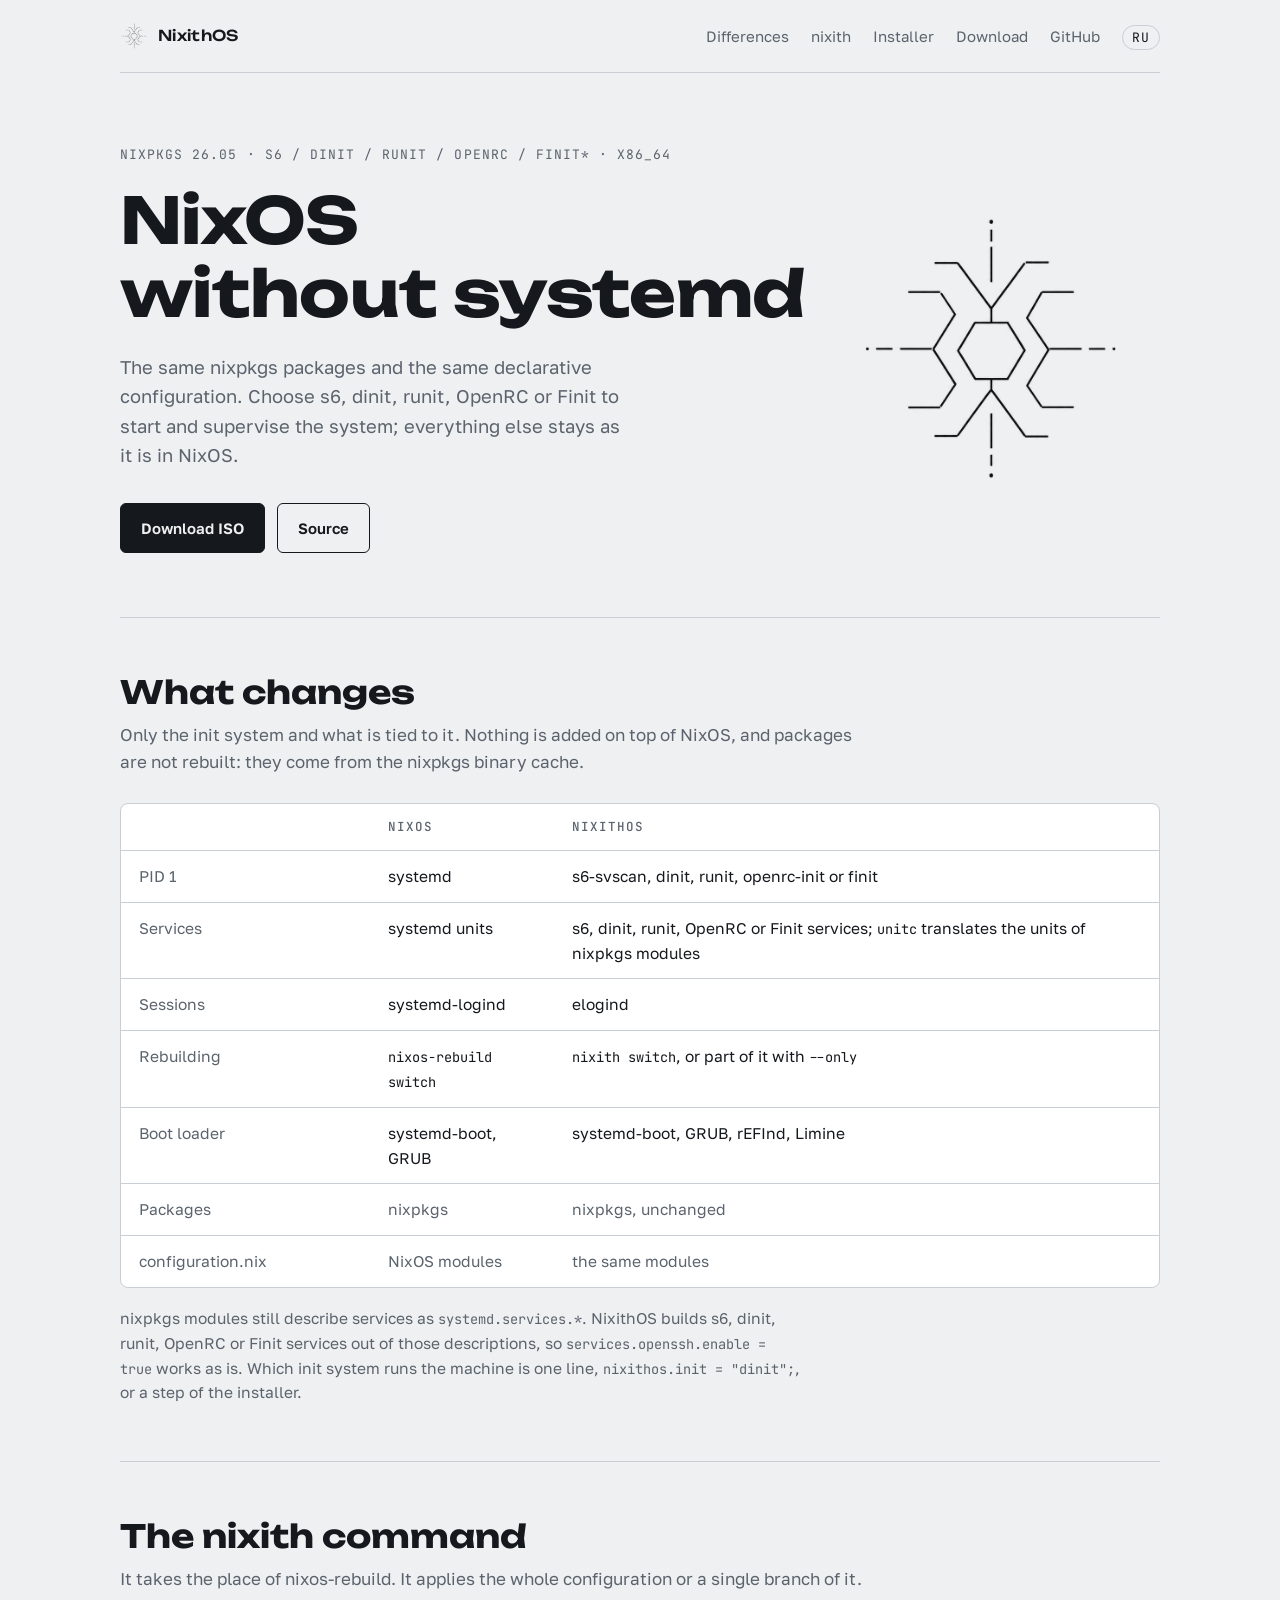
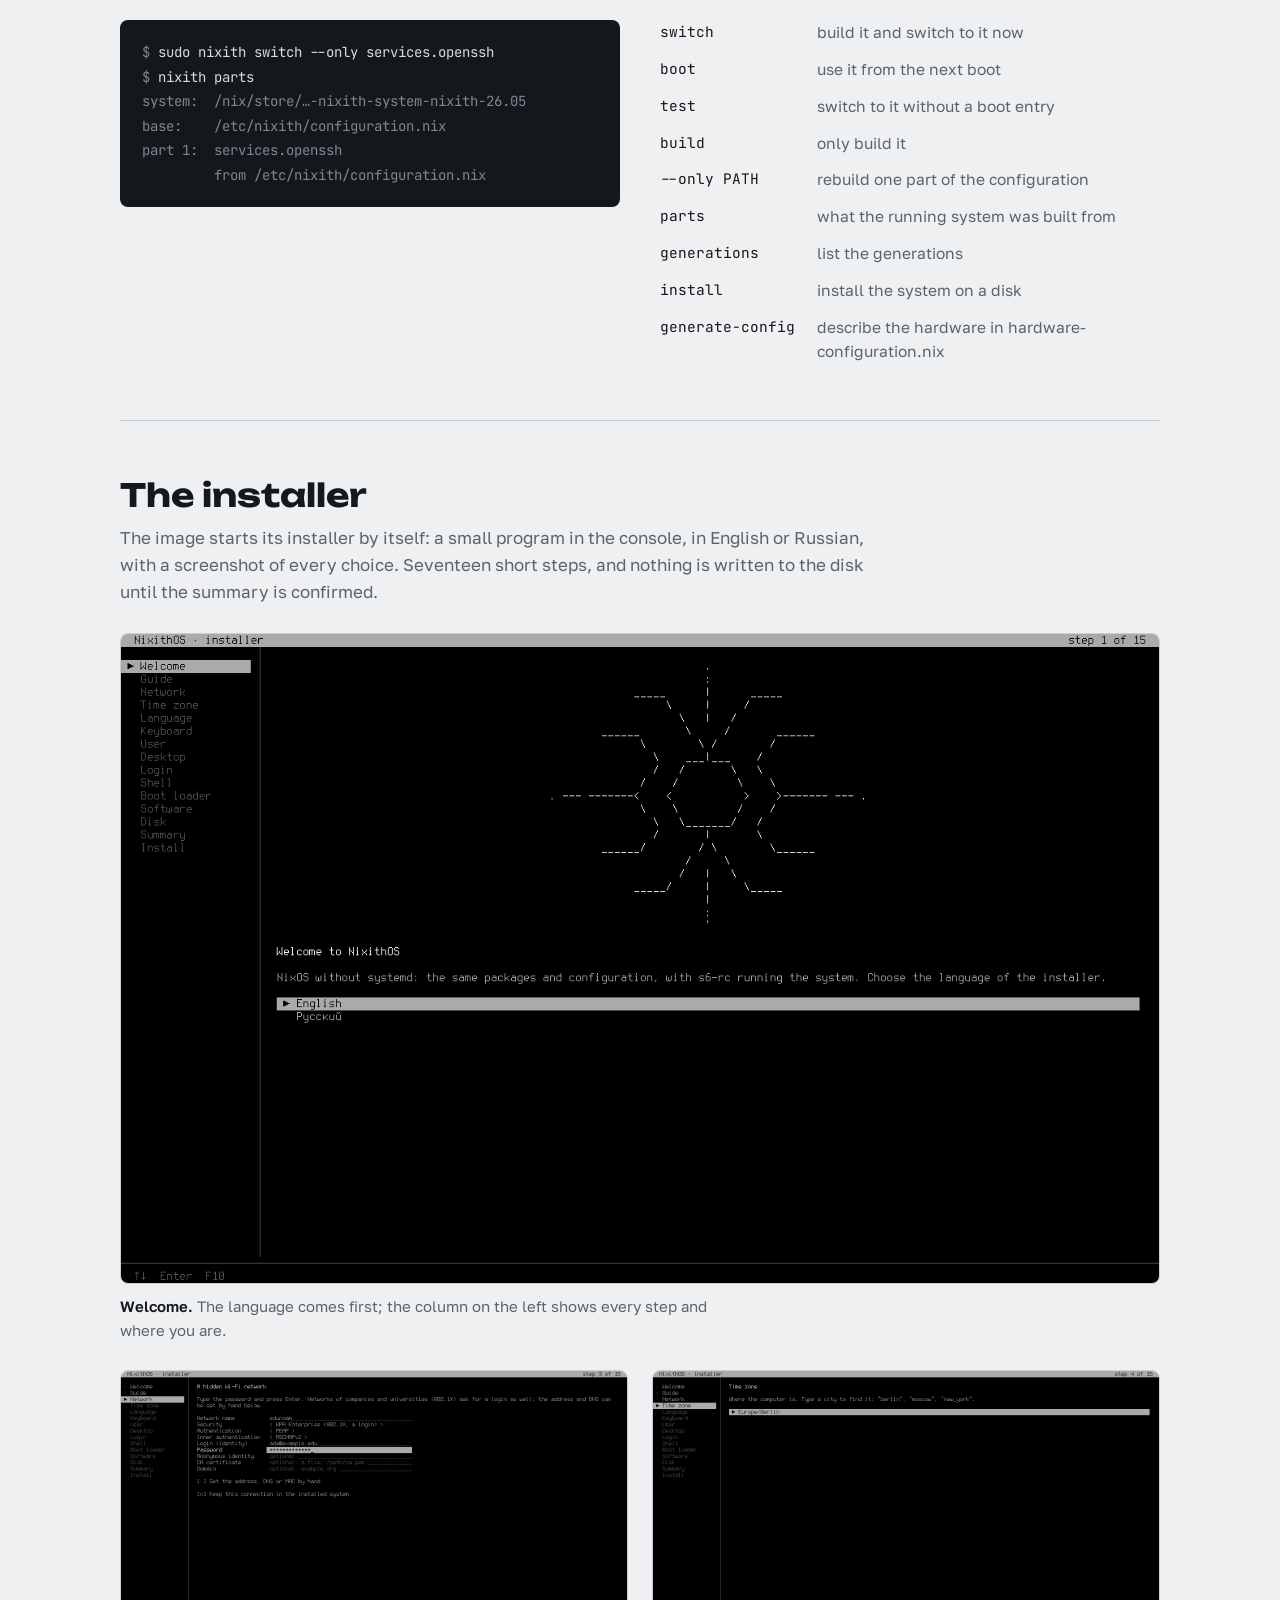
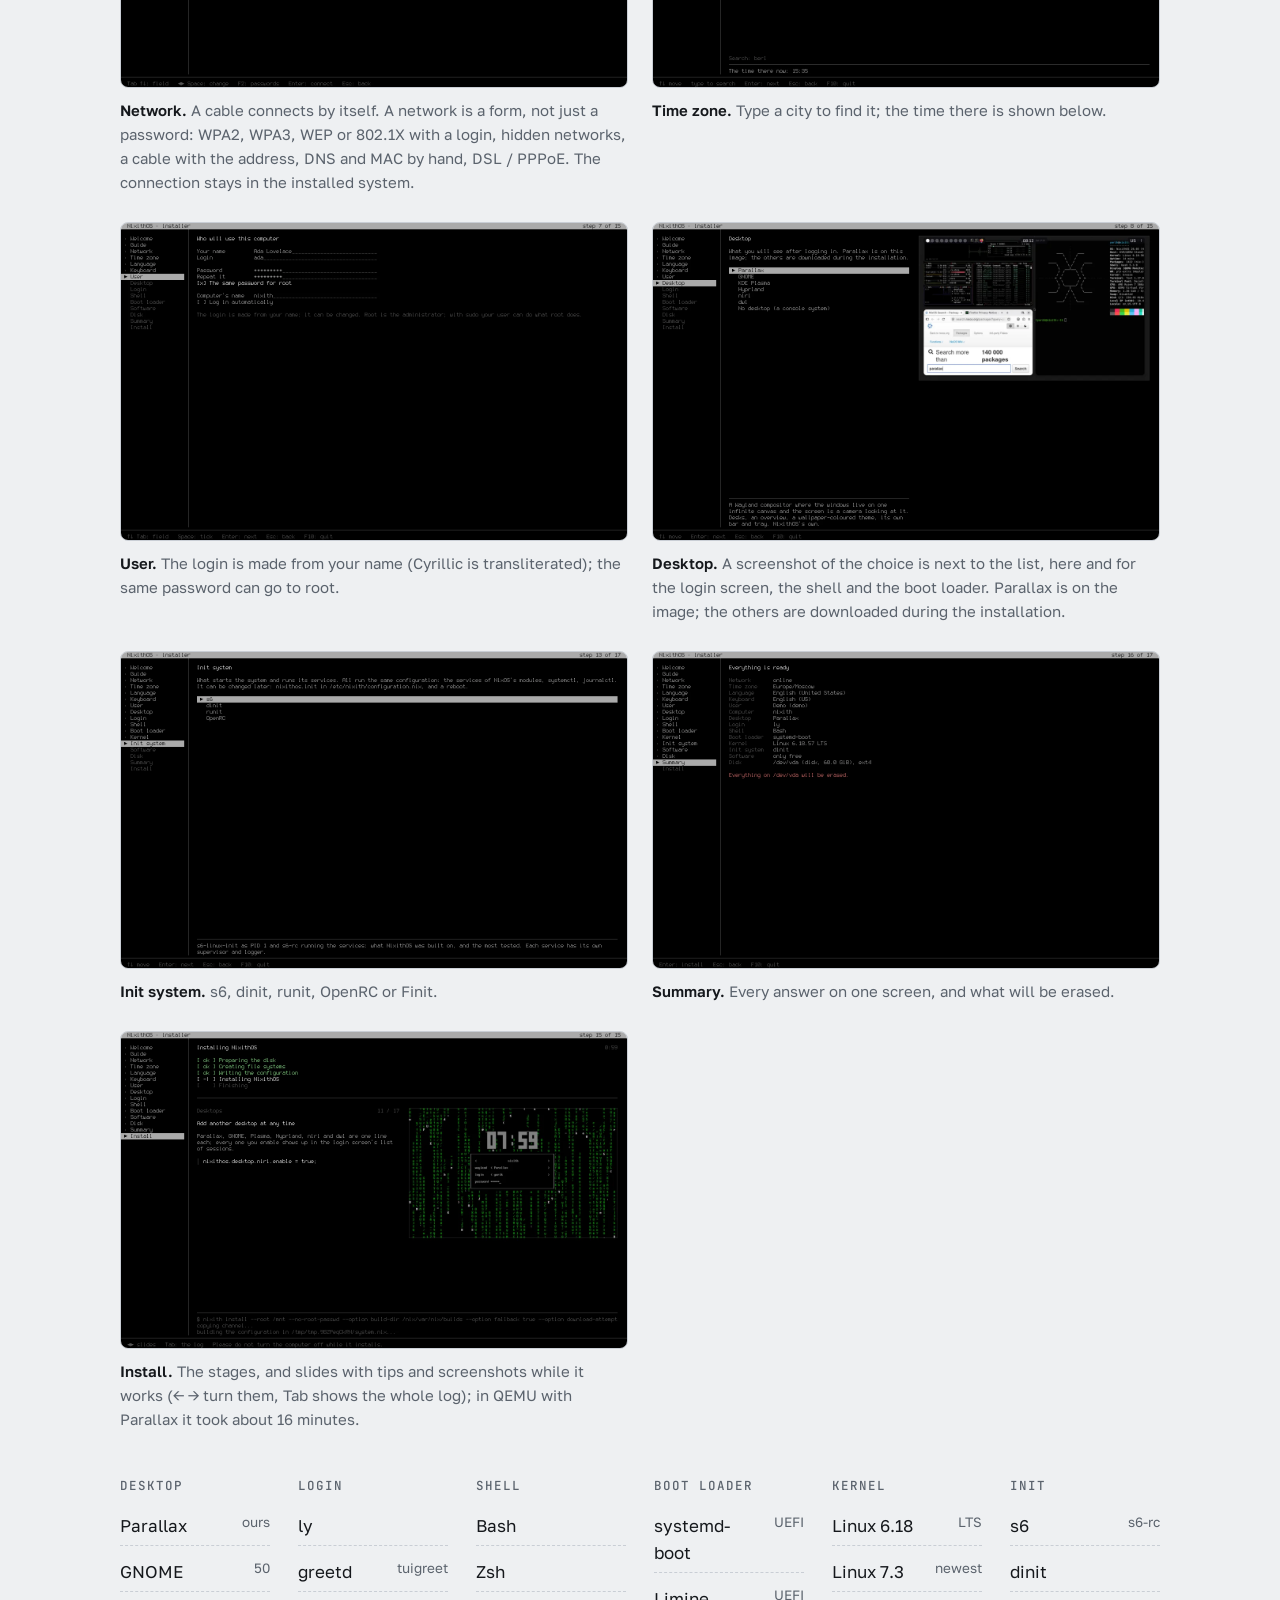
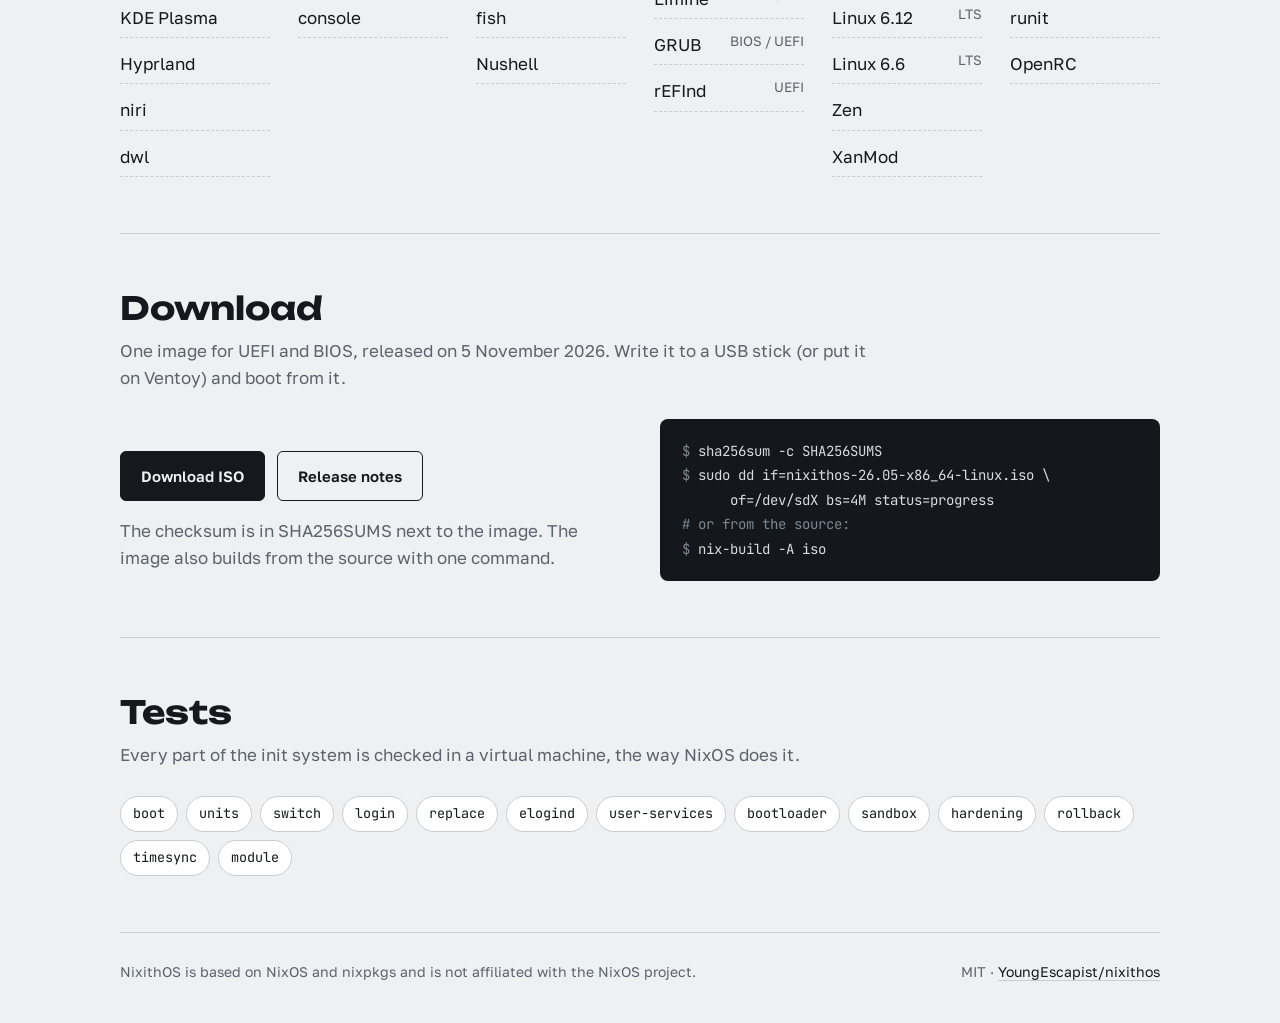
<file: site/index.html>
<!doctype html>
<html lang="en">
<head>
<meta charset="utf-8">
<meta name="viewport" content="width=device-width, initial-scale=1, viewport-fit=cover">
<title>NixithOS</title>
<meta name="description" content="NixithOS: NixOS without systemd, on s6, dinit, runit, OpenRC or Finit. The same nixpkgs packages and the same configuration.">
<link rel="icon" type="image/png" href="favicon.png">
<link rel="alternate" hreflang="en" href="https://youngescapist.github.io/nixithos/">
<link rel="alternate" hreflang="ru" href="https://youngescapist.github.io/nixithos/ru/">
<link rel="preconnect" href="https://fonts.googleapis.com">
<link rel="preconnect" href="https://fonts.gstatic.com" crossorigin>
<link rel="stylesheet" href="https://fonts.googleapis.com/css2?family=Unbounded:wght@500;700&family=Golos+Text:wght@400;500;600&family=JetBrains+Mono:wght@400;500&display=swap">
<link rel="stylesheet" href="style.css">
</head>
<body>
<div class="wrap">
  <header class="top">
    <a class="brand" href="#top"><img src="img/mark.png" alt="">NixithOS</a>
    <nav aria-label="Sections">
      <ul>
        <li><a href="#diff">Differences</a></li>
        <li><a href="#nixith">nixith</a></li>
        <li><a href="#install">Installer</a></li>
        <li><a href="#download">Download</a></li>
        <li><a href="https://github.com/YoungEscapist/nixithos">GitHub</a></li>
        <li><a class="lang" href="ru/" hreflang="ru" lang="ru">RU</a></li>
      </ul>
    </nav>
  </header>

  <main id="top">
    <div class="hero">
      <div>
        <p class="eyebrow">nixpkgs 26.05 · s6 / dinit / runit / OpenRC / Finit* · x86_64</p>
        <h1>NixOS without&nbsp;systemd</h1>
        <p class="lead">The same nixpkgs packages and the same declarative configuration. Choose s6, dinit, runit, OpenRC or Finit to start and supervise the system; everything else stays as it is in NixOS.</p>
        <div class="actions">
          <a class="btn primary" href="#download">Download ISO</a>
          <a class="btn ghost" href="https://github.com/YoungEscapist/nixithos">Source</a>
        </div>
      </div>
      <img class="mark" src="img/mark.png" width="640" height="640" alt="The NixithOS mark: a hexagon between two forks, brackets on both sides, dashed axes">
    </div>

    <section id="diff">
      <div class="sec-head">
        <h2>What changes</h2>
        <p>Only the init system and what is tied to it. Nothing is added on top of NixOS, and packages are not rebuilt: they come from the nixpkgs binary cache.</p>
      </div>
      <div class="table-box">
        <table>
          <thead><tr><th scope="col"></th><th scope="col">NixOS</th><th scope="col">NixithOS</th></tr></thead>
          <tbody>
            <tr><td>PID 1</td><td>systemd</td><td>s6-svscan, dinit, runit, openrc-init or finit</td></tr>
            <tr><td>Services</td><td>systemd units</td><td>s6, dinit, runit, OpenRC or Finit services; <code>unitc</code> translates the units of nixpkgs modules</td></tr>
            <tr><td>Sessions</td><td>systemd-logind</td><td>elogind</td></tr>
            <tr><td>Rebuilding</td><td><code>nixos-rebuild switch</code></td><td><code>nixith switch</code>, or part of it with <code>--only</code></td></tr>
            <tr><td>Boot loader</td><td>systemd-boot, GRUB</td><td>systemd-boot, GRUB, rEFInd, Limine</td></tr>
            <tr><td>Packages</td><td class="same">nixpkgs</td><td class="same">nixpkgs, unchanged</td></tr>
            <tr><td>configuration.nix</td><td class="same">NixOS modules</td><td class="same">the same modules</td></tr>
          </tbody>
        </table>
      </div>
      <p class="note">nixpkgs modules still describe services as <code>systemd.services.*</code>. NixithOS builds s6, dinit, runit, OpenRC or Finit services out of those descriptions, so <code>services.openssh.enable = true</code> works as is. Which init system runs the machine is one line, <code>nixithos.init = "dinit";</code>, or a step of the installer.</p>
    </section>

    <section id="nixith">
      <div class="sec-head">
        <h2>The nixith command</h2>
        <p>It takes the place of nixos-rebuild. It applies the whole configuration or a single branch of it.</p>
      </div>
      <div class="split">
<pre class="term"><span class="p">$ </span>sudo nixith switch --only services.openssh
<span class="p">$ </span>nixith parts
<span class="c">system:  /nix/store/…-nixith-system-nixith-26.05</span>
<span class="c">base:    /etc/nixith/configuration.nix</span>
<span class="c">part 1:  services.openssh</span>
<span class="c">         from /etc/nixith/configuration.nix</span></pre>
        <dl class="cmds">
          <dt>switch</dt><dd>build it and switch to it now</dd>
          <dt>boot</dt><dd>use it from the next boot</dd>
          <dt>test</dt><dd>switch to it without a boot entry</dd>
          <dt>build</dt><dd>only build it</dd>
          <dt>--only PATH</dt><dd>rebuild one part of the configuration</dd>
          <dt>parts</dt><dd>what the running system was built from</dd>
          <dt>generations</dt><dd>list the generations</dd>
          <dt>install</dt><dd>install the system on a disk</dd>
          <dt>generate-config</dt><dd>describe the hardware in hardware-configuration.nix</dd>
        </dl>
      </div>
    </section>

    <section id="install">
      <div class="sec-head">
        <h2>The installer</h2>
        <p>The image starts its installer by itself: a small program in the console, in English or Russian, with a screenshot of every choice. Seventeen short steps, and nothing is written to the disk until the summary is confirmed.</p>
      </div>
      <div class="shots">
        <figure class="wide">
          <a href="img/tui-welcome.webp"><img src="img/tui-welcome.webp" width="1280" height="800" alt="The installer's welcome screen: the NixithOS mark drawn in characters, the steps on the left, a choice of English or Russian"></a>
          <figcaption><b>Welcome.</b> The language comes first; the column on the left shows every step and where you are.</figcaption>
        </figure>
        <figure>
          <a href="img/tui-network.webp"><img src="img/tui-network.webp" width="1280" height="800" loading="lazy" alt="The Network step: a hidden Wi-Fi network with WPA Enterprise (802.1X), the method, the login and the password filled in, the optional fields below"></a>
          <figcaption><b>Network.</b> A cable connects by itself. A network is a form, not just a password: WPA2, WPA3, WEP or 802.1X with a login, hidden networks, a cable with the address, DNS and MAC by hand, DSL / PPPoE. The connection stays in the installed system.</figcaption>
        </figure>
        <figure>
          <a href="img/tui-timezone.webp"><img src="img/tui-timezone.webp" width="1280" height="800" loading="lazy" alt="The Time zone step with the search narrowed to Berlin"></a>
          <figcaption><b>Time zone.</b> Type a city to find it; the time there is shown below.</figcaption>
        </figure>
        <figure>
          <a href="img/tui-user.webp"><img src="img/tui-user.webp" width="1280" height="800" loading="lazy" alt="The User step filled in for Ada Lovelace"></a>
          <figcaption><b>User.</b> The login is made from your name (Cyrillic is transliterated); the same password can go to root.</figcaption>
        </figure>
        <figure>
          <a href="img/tui-desktop.webp"><img src="img/tui-desktop.webp" width="1280" height="800" loading="lazy" alt="The Desktop step with Parallax selected: its screenshot on the right, its description below"></a>
          <figcaption><b>Desktop.</b> A screenshot of the choice is next to the list, here and for the login screen, the shell and the boot loader. Parallax is on the image; the others are downloaded during the installation.</figcaption>
        </figure>
        <figure>
          <a href="img/tui-init.webp"><img src="img/tui-init.webp" width="1280" height="800" loading="lazy" alt="The Init system step with dinit selected, s6 above it, the description of dinit below"></a>
          <figcaption><b>Init system.</b> s6, dinit, runit, OpenRC or Finit.</figcaption>
        </figure>
        <figure>
          <a href="img/tui-summary.webp"><img src="img/tui-summary.webp" width="1280" height="800" loading="lazy" alt="The Summary step listing every choice, dinit as the init system among them, and the disk to be erased"></a>
          <figcaption><b>Summary.</b> Every answer on one screen, and what will be erased.</figcaption>
        </figure>
        <figure>
          <a href="img/tui-install.webp"><img src="img/tui-install.webp" width="1280" height="800" loading="lazy" alt="The Install step under way: the stages, a slide about adding a desktop with a screenshot of the ly login screen, the last lines of the log"></a>
          <figcaption><b>Install.</b> The stages, and slides with tips and screenshots while it works (&larr; &rarr; turn them, Tab shows the whole log); in QEMU with Parallax it took about 16 minutes.</figcaption>
        </figure>
      </div>
      <div class="choices">
        <div class="choice">
          <h3>Desktop</h3>
          <ul>
            <li>Parallax <span>ours</span></li>
            <li>GNOME <span>50</span></li>
            <li>KDE Plasma</li>
            <li>Hyprland</li>
            <li>niri</li>
            <li>dwl</li>
          </ul>
        </div>
        <div class="choice">
          <h3>Login</h3>
          <ul>
            <li>ly</li>
            <li>greetd <span>tuigreet</span></li>
            <li>console</li>
          </ul>
        </div>
        <div class="choice">
          <h3>Shell</h3>
          <ul>
            <li>Bash</li>
            <li>Zsh</li>
            <li>fish</li>
            <li>Nushell</li>
          </ul>
        </div>
        <div class="choice">
          <h3>Boot loader</h3>
          <ul>
            <li>systemd-boot <span>UEFI</span></li>
            <li>Limine <span>UEFI</span></li>
            <li>GRUB <span>BIOS / UEFI</span></li>
            <li>rEFInd <span>UEFI</span></li>
          </ul>
        </div>
        <div class="choice">
          <h3>Kernel</h3>
          <ul>
            <li>Linux 6.18 <span>LTS</span></li>
            <li>Linux 7.3 <span>newest</span></li>
            <li>Linux 6.12 <span>LTS</span></li>
            <li>Linux 6.6 <span>LTS</span></li>
            <li>Zen</li>
            <li>XanMod</li>
          </ul>
        </div>
        <div class="choice">
          <h3>Init</h3>
          <ul>
            <li>s6 <span>s6-rc</span></li>
            <li>dinit</li>
            <li>runit</li>
            <li>OpenRC</li>
          </ul>
        </div>
      </div>
    </section>

    <section id="download">
      <div class="sec-head">
        <h2>Download</h2>
        <p>One image for UEFI and BIOS, released on 5 November 2026. Write it to a USB stick (or put it on Ventoy) and boot from it.</p>
      </div>
      <div class="download">
        <div>
          <div class="actions">
            <a class="btn primary" href="https://github.com/YoungEscapist/nixithos/releases/latest/download/nixithos-26.05-x86_64-linux.iso">Download ISO</a>
            <a class="btn ghost" href="https://github.com/YoungEscapist/nixithos/releases/latest">Release notes</a>
          </div>
          <p class="muted" style="margin-top:16px">The checksum is in SHA256SUMS next to the image. The image also builds from the source with one command.</p>
        </div>
<pre class="term"><span class="p">$ </span>sha256sum -c SHA256SUMS
<span class="p">$ </span>sudo dd if=nixithos-26.05-x86_64-linux.iso \
      of=/dev/sdX bs=4M status=progress
<span class="c"># or from the source:</span>
<span class="p">$ </span>nix-build -A iso</pre>
      </div>
    </section>

    <section id="tests">
      <div class="sec-head">
        <h2>Tests</h2>
        <p>Every part of the init system is checked in a virtual machine, the way NixOS does it.</p>
      </div>
      <ul class="tests">
        <li>boot</li><li>units</li><li>switch</li><li>login</li><li>replace</li><li>elogind</li>
        <li>user-services</li><li>bootloader</li><li>sandbox</li><li>hardening</li><li>rollback</li><li>timesync</li><li>module</li>
      </ul>
    </section>
  </main>

  <footer>
    <span>NixithOS is based on NixOS and nixpkgs and is not affiliated with the NixOS project.</span>
    <span>MIT · <a href="https://github.com/YoungEscapist/nixithos">YoungEscapist/nixithos</a></span>
  </footer>
</div>
</body>
</html>
</file>
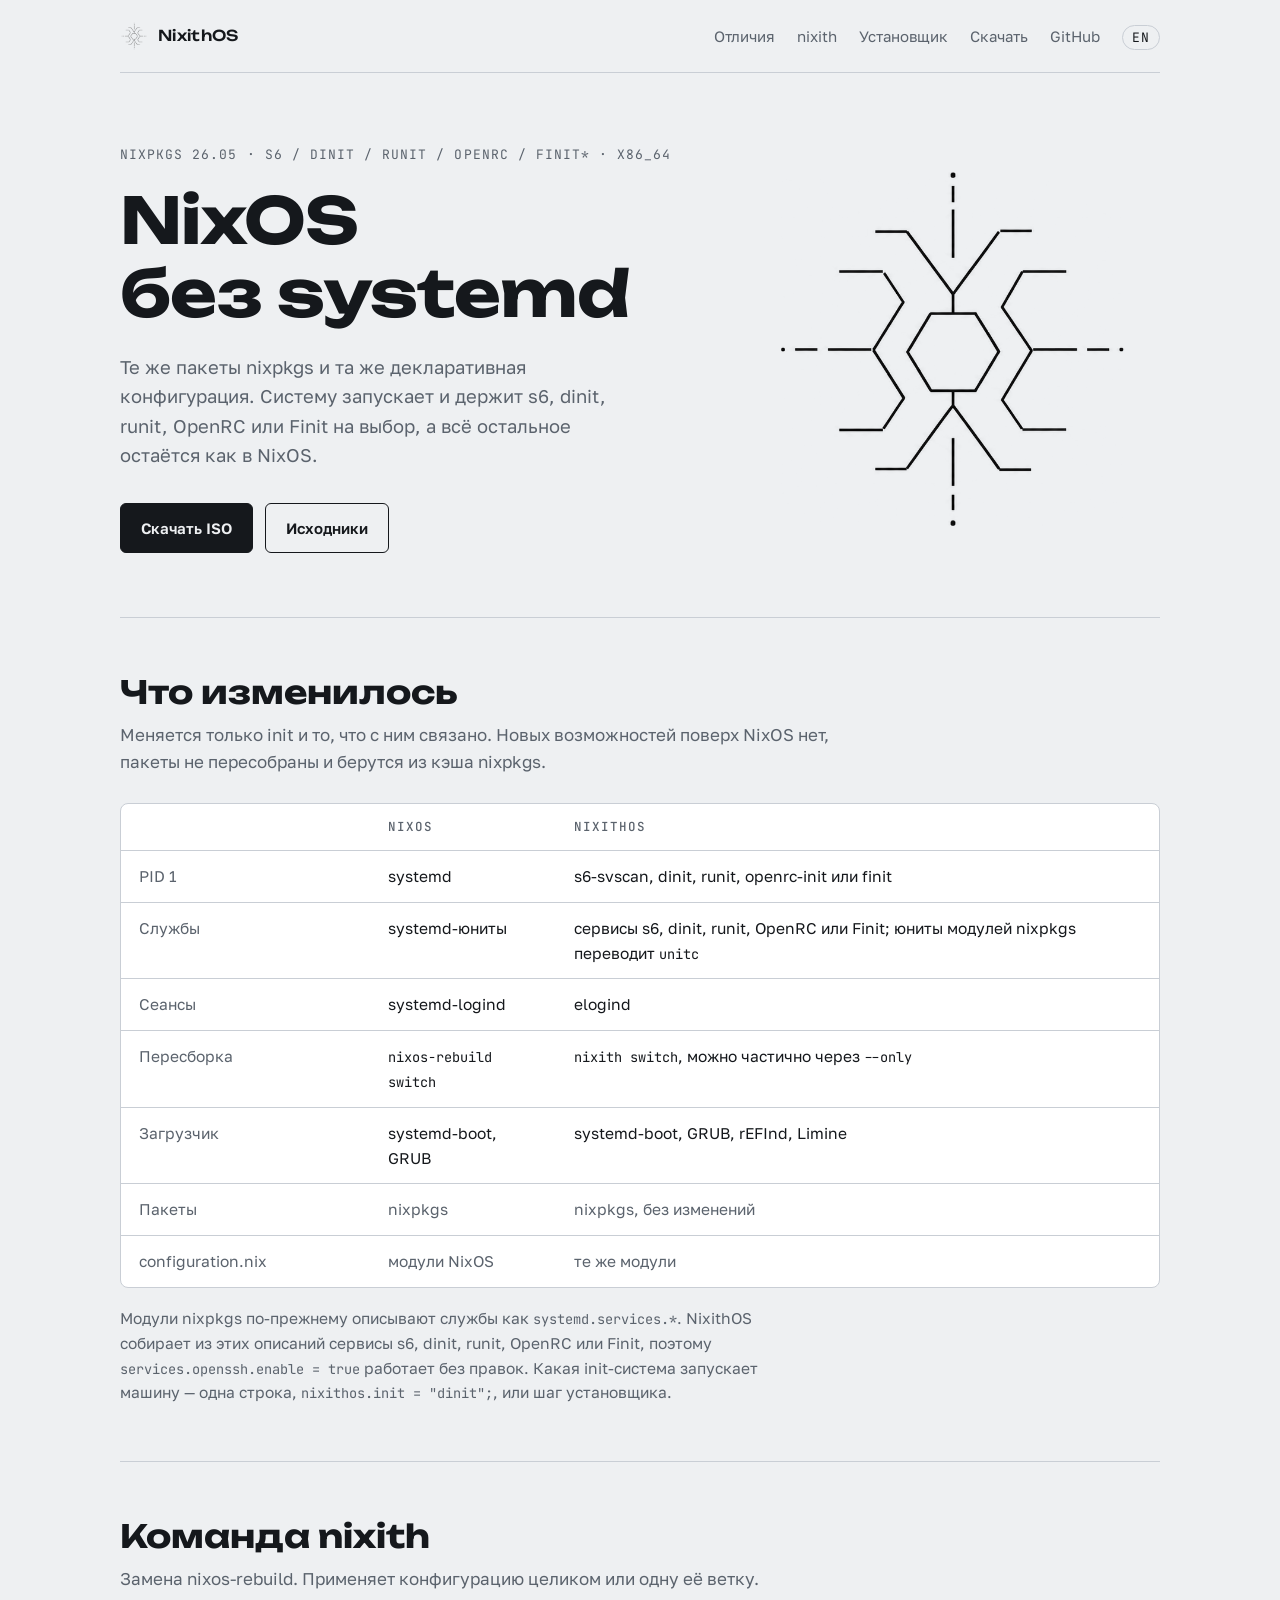
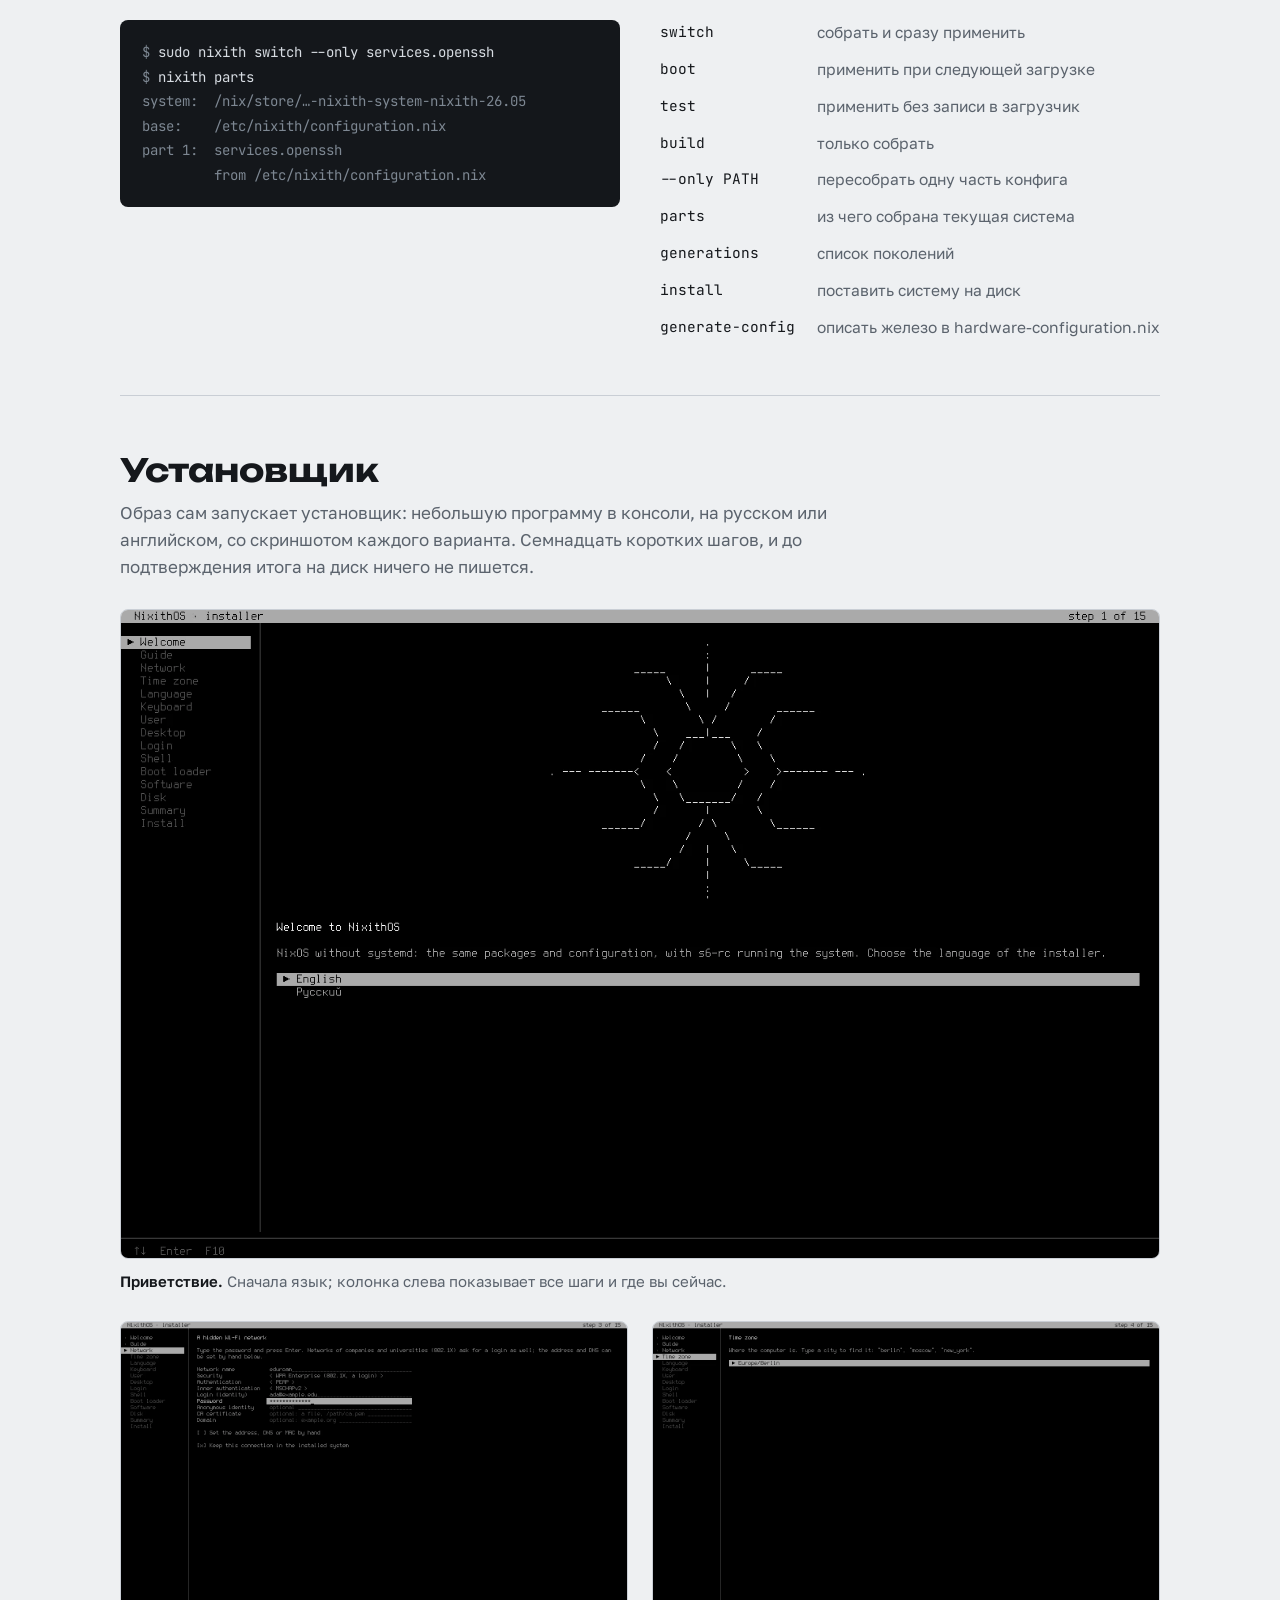
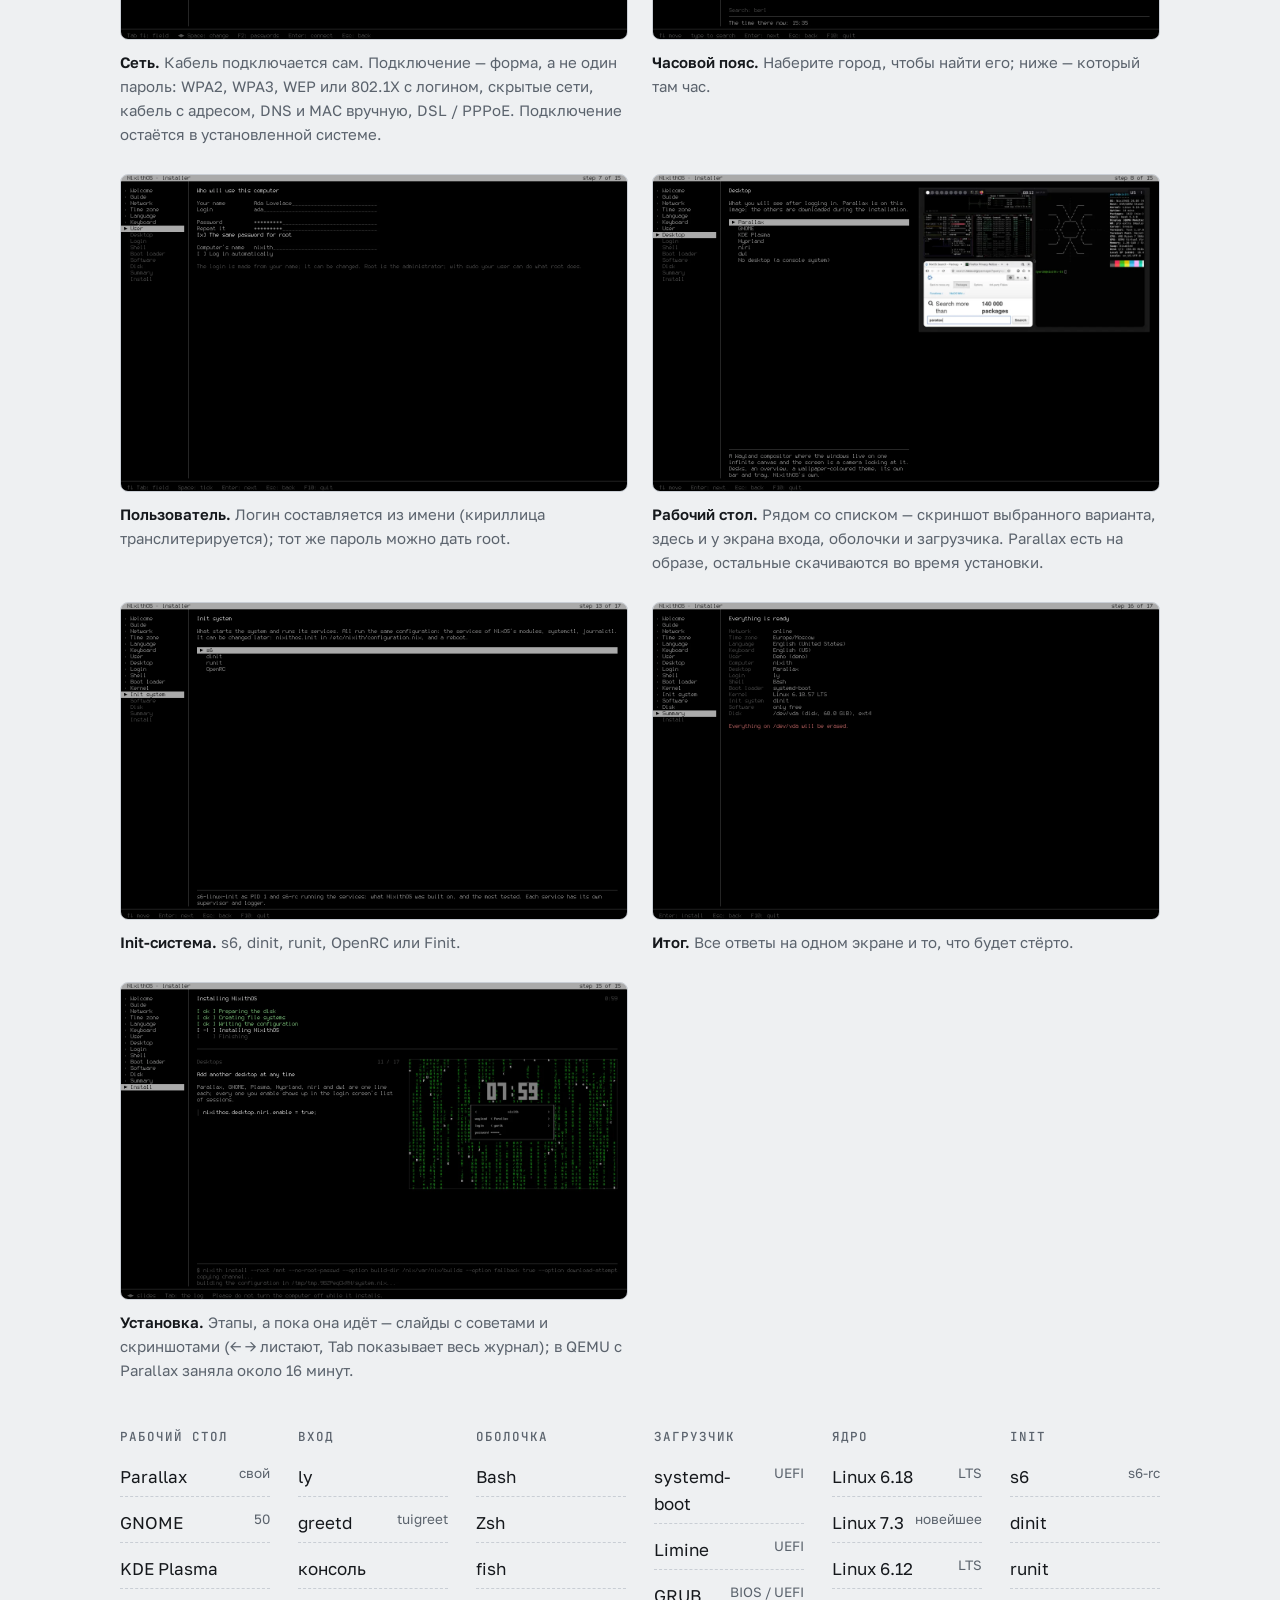
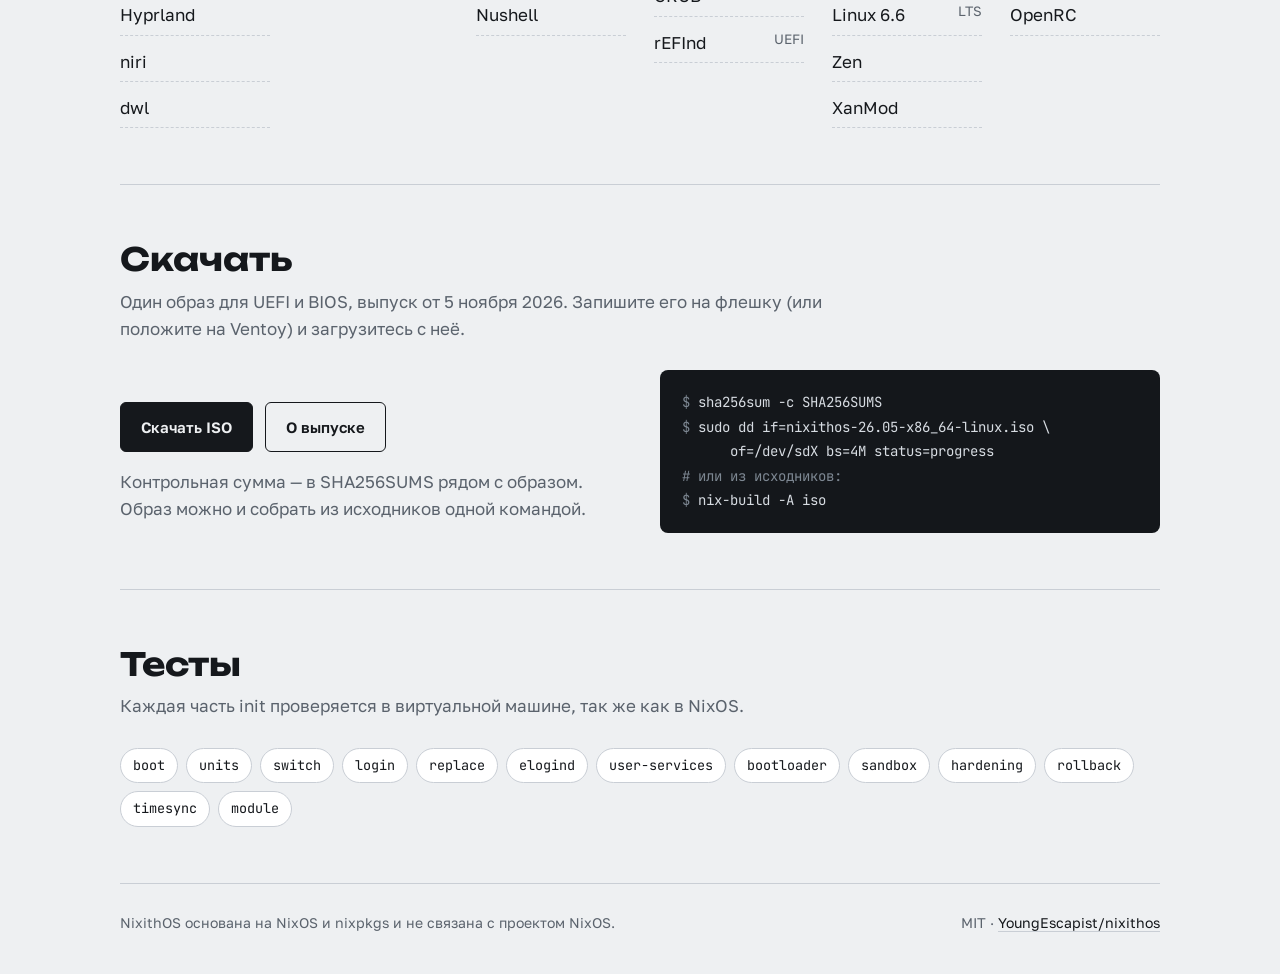
<file: site/ru/index.html>
<!doctype html>
<html lang="ru">
<head>
<meta charset="utf-8">
<meta name="viewport" content="width=device-width, initial-scale=1, viewport-fit=cover">
<title>NixithOS</title>
<meta name="description" content="NixithOS: NixOS без systemd, на s6, dinit, runit, OpenRC или Finit. Те же пакеты nixpkgs и та же конфигурация.">
<link rel="icon" type="image/png" href="../favicon.png">
<link rel="alternate" hreflang="en" href="https://youngescapist.github.io/nixithos/">
<link rel="alternate" hreflang="ru" href="https://youngescapist.github.io/nixithos/ru/">
<link rel="preconnect" href="https://fonts.googleapis.com">
<link rel="preconnect" href="https://fonts.gstatic.com" crossorigin>
<link rel="stylesheet" href="https://fonts.googleapis.com/css2?family=Unbounded:wght@500;700&family=Golos+Text:wght@400;500;600&family=JetBrains+Mono:wght@400;500&display=swap">
<link rel="stylesheet" href="../style.css">
</head>
<body>
<div class="wrap">
  <header class="top">
    <a class="brand" href="#top"><img src="../img/mark.png" alt="">NixithOS</a>
    <nav aria-label="Разделы">
      <ul>
        <li><a href="#diff">Отличия</a></li>
        <li><a href="#nixith">nixith</a></li>
        <li><a href="#install">Установщик</a></li>
        <li><a href="#download">Скачать</a></li>
        <li><a href="https://github.com/YoungEscapist/nixithos">GitHub</a></li>
        <li><a class="lang" href="../" hreflang="en" lang="en">EN</a></li>
      </ul>
    </nav>
  </header>

  <main id="top">
    <div class="hero">
      <div>
        <p class="eyebrow">nixpkgs 26.05 · s6 / dinit / runit / OpenRC / Finit* · x86_64</p>
        <h1>NixOS без&nbsp;systemd</h1>
        <p class="lead">Те же пакеты nixpkgs и та же декларативная конфигурация. Систему запускает и держит s6, dinit, runit, OpenRC или Finit на выбор, а всё остальное остаётся как в NixOS.</p>
        <div class="actions">
          <a class="btn primary" href="#download">Скачать ISO</a>
          <a class="btn ghost" href="https://github.com/YoungEscapist/nixithos">Исходники</a>
        </div>
      </div>
      <img class="mark" src="../img/mark.png" width="640" height="640" alt="Знак NixithOS: шестиугольник между двумя развилками, скобки по бокам, пунктирные оси">
    </div>

    <section id="diff">
      <div class="sec-head">
        <h2>Что изменилось</h2>
        <p>Меняется только init и то, что с ним связано. Новых возможностей поверх NixOS нет, пакеты не пересобраны и берутся из кэша nixpkgs.</p>
      </div>
      <div class="table-box">
        <table>
          <thead><tr><th scope="col"></th><th scope="col">NixOS</th><th scope="col">NixithOS</th></tr></thead>
          <tbody>
            <tr><td>PID 1</td><td>systemd</td><td>s6-svscan, dinit, runit, openrc-init или finit</td></tr>
            <tr><td>Службы</td><td>systemd-юниты</td><td>сервисы s6, dinit, runit, OpenRC или Finit; юниты модулей nixpkgs переводит <code>unitc</code></td></tr>
            <tr><td>Сеансы</td><td>systemd-logind</td><td>elogind</td></tr>
            <tr><td>Пересборка</td><td><code>nixos-rebuild switch</code></td><td><code>nixith switch</code>, можно частично через <code>--only</code></td></tr>
            <tr><td>Загрузчик</td><td>systemd-boot, GRUB</td><td>systemd-boot, GRUB, rEFInd, Limine</td></tr>
            <tr><td>Пакеты</td><td class="same">nixpkgs</td><td class="same">nixpkgs, без изменений</td></tr>
            <tr><td>configuration.nix</td><td class="same">модули NixOS</td><td class="same">те же модули</td></tr>
          </tbody>
        </table>
      </div>
      <p class="note">Модули nixpkgs по-прежнему описывают службы как <code>systemd.services.*</code>. NixithOS собирает из этих описаний сервисы s6, dinit, runit, OpenRC или Finit, поэтому <code>services.openssh.enable = true</code> работает без правок. Какая init-система запускает машину — одна строка, <code>nixithos.init = "dinit";</code>, или шаг установщика.</p>
    </section>

    <section id="nixith">
      <div class="sec-head">
        <h2>Команда nixith</h2>
        <p>Замена nixos-rebuild. Применяет конфигурацию целиком или одну её ветку.</p>
      </div>
      <div class="split">
<pre class="term"><span class="p">$ </span>sudo nixith switch --only services.openssh
<span class="p">$ </span>nixith parts
<span class="c">system:  /nix/store/…-nixith-system-nixith-26.05</span>
<span class="c">base:    /etc/nixith/configuration.nix</span>
<span class="c">part 1:  services.openssh</span>
<span class="c">         from /etc/nixith/configuration.nix</span></pre>
        <dl class="cmds">
          <dt>switch</dt><dd>собрать и сразу применить</dd>
          <dt>boot</dt><dd>применить при следующей загрузке</dd>
          <dt>test</dt><dd>применить без записи в загрузчик</dd>
          <dt>build</dt><dd>только собрать</dd>
          <dt>--only PATH</dt><dd>пересобрать одну часть конфига</dd>
          <dt>parts</dt><dd>из чего собрана текущая система</dd>
          <dt>generations</dt><dd>список поколений</dd>
          <dt>install</dt><dd>поставить систему на диск</dd>
          <dt>generate-config</dt><dd>описать железо в hardware-configuration.nix</dd>
        </dl>
      </div>
    </section>

    <section id="install">
      <div class="sec-head">
        <h2>Установщик</h2>
        <p>Образ сам запускает установщик: небольшую программу в консоли, на русском или английском, со скриншотом каждого варианта. Семнадцать коротких шагов, и до подтверждения итога на диск ничего не пишется.</p>
      </div>
      <div class="shots">
        <figure class="wide">
          <a href="../img/tui-welcome.webp"><img src="../img/tui-welcome.webp" width="1280" height="800" alt="Приветствие установщика: знак NixithOS символами, шаги слева, выбор языка"></a>
          <figcaption><b>Приветствие.</b> Сначала язык; колонка слева показывает все шаги и где вы сейчас.</figcaption>
        </figure>
        <figure>
          <a href="../img/tui-network.webp"><img src="../img/tui-network.webp" width="1280" height="800" loading="lazy" alt="Шаг «Сеть»: скрытая сеть Wi-Fi с WPA Enterprise (802.1X), заполнены метод, логин и пароль, ниже необязательные поля"></a>
          <figcaption><b>Сеть.</b> Кабель подключается сам. Подключение — форма, а не один пароль: WPA2, WPA3, WEP или 802.1X с логином, скрытые сети, кабель с адресом, DNS и MAC вручную, DSL / PPPoE. Подключение остаётся в установленной системе.</figcaption>
        </figure>
        <figure>
          <a href="../img/tui-timezone.webp"><img src="../img/tui-timezone.webp" width="1280" height="800" loading="lazy" alt="Шаг «Часовой пояс», поиск сужен до Берлина"></a>
          <figcaption><b>Часовой пояс.</b> Наберите город, чтобы найти его; ниже — который там час.</figcaption>
        </figure>
        <figure>
          <a href="../img/tui-user.webp"><img src="../img/tui-user.webp" width="1280" height="800" loading="lazy" alt="Шаг «Пользователь», заполненный для Ады Лавлейс"></a>
          <figcaption><b>Пользователь.</b> Логин составляется из имени (кириллица транслитерируется); тот же пароль можно дать root.</figcaption>
        </figure>
        <figure>
          <a href="../img/tui-desktop.webp"><img src="../img/tui-desktop.webp" width="1280" height="800" loading="lazy" alt="Шаг «Рабочий стол», выбран Parallax: справа его скриншот, ниже описание"></a>
          <figcaption><b>Рабочий стол.</b> Рядом со списком — скриншот выбранного варианта, здесь и у экрана входа, оболочки и загрузчика. Parallax есть на образе, остальные скачиваются во время установки.</figcaption>
        </figure>
        <figure>
          <a href="../img/tui-init.webp"><img src="../img/tui-init.webp" width="1280" height="800" loading="lazy" alt="Шаг «Init-система»: выбран dinit, выше s6, внизу описание dinit"></a>
          <figcaption><b>Init-система.</b> s6, dinit, runit, OpenRC или Finit.</figcaption>
        </figure>
        <figure>
          <a href="../img/tui-summary.webp"><img src="../img/tui-summary.webp" width="1280" height="800" loading="lazy" alt="Шаг «Итог»: все ответы, среди них init-система dinit, и диск, который будет стёрт"></a>
          <figcaption><b>Итог.</b> Все ответы на одном экране и то, что будет стёрто.</figcaption>
        </figure>
        <figure>
          <a href="../img/tui-install.webp"><img src="../img/tui-install.webp" width="1280" height="800" loading="lazy" alt="Шаг «Установка» в процессе: этапы, слайд о том, как добавить стол, со скриншотом экрана входа ly, последние строки журнала"></a>
          <figcaption><b>Установка.</b> Этапы, а пока она идёт — слайды с советами и скриншотами (&larr; &rarr; листают, Tab показывает весь журнал); в QEMU с Parallax заняла около 16 минут.</figcaption>
        </figure>
      </div>
      <div class="choices">
        <div class="choice">
          <h3>Рабочий стол</h3>
          <ul>
            <li>Parallax <span>свой</span></li>
            <li>GNOME <span>50</span></li>
            <li>KDE Plasma</li>
            <li>Hyprland</li>
            <li>niri</li>
            <li>dwl</li>
          </ul>
        </div>
        <div class="choice">
          <h3>Вход</h3>
          <ul>
            <li>ly</li>
            <li>greetd <span>tuigreet</span></li>
            <li>консоль</li>
          </ul>
        </div>
        <div class="choice">
          <h3>Оболочка</h3>
          <ul>
            <li>Bash</li>
            <li>Zsh</li>
            <li>fish</li>
            <li>Nushell</li>
          </ul>
        </div>
        <div class="choice">
          <h3>Загрузчик</h3>
          <ul>
            <li>systemd-boot <span>UEFI</span></li>
            <li>Limine <span>UEFI</span></li>
            <li>GRUB <span>BIOS / UEFI</span></li>
            <li>rEFInd <span>UEFI</span></li>
          </ul>
        </div>
        <div class="choice">
          <h3>Ядро</h3>
          <ul>
            <li>Linux 6.18 <span>LTS</span></li>
            <li>Linux 7.3 <span>новейшее</span></li>
            <li>Linux 6.12 <span>LTS</span></li>
            <li>Linux 6.6 <span>LTS</span></li>
            <li>Zen</li>
            <li>XanMod</li>
          </ul>
        </div>
        <div class="choice">
          <h3>Init</h3>
          <ul>
            <li>s6 <span>s6-rc</span></li>
            <li>dinit</li>
            <li>runit</li>
            <li>OpenRC</li>
          </ul>
        </div>
      </div>
    </section>

    <section id="download">
      <div class="sec-head">
        <h2>Скачать</h2>
        <p>Один образ для UEFI и BIOS, выпуск от 5 ноября 2026. Запишите его на флешку (или положите на Ventoy) и загрузитесь с неё.</p>
      </div>
      <div class="download">
        <div>
          <div class="actions">
            <a class="btn primary" href="https://github.com/YoungEscapist/nixithos/releases/latest/download/nixithos-26.05-x86_64-linux.iso">Скачать ISO</a>
            <a class="btn ghost" href="https://github.com/YoungEscapist/nixithos/releases/latest">О выпуске</a>
          </div>
          <p class="muted" style="margin-top:16px">Контрольная сумма — в SHA256SUMS рядом с образом. Образ можно и собрать из исходников одной командой.</p>
        </div>
<pre class="term"><span class="p">$ </span>sha256sum -c SHA256SUMS
<span class="p">$ </span>sudo dd if=nixithos-26.05-x86_64-linux.iso \
      of=/dev/sdX bs=4M status=progress
<span class="c"># или из исходников:</span>
<span class="p">$ </span>nix-build -A iso</pre>
      </div>
    </section>

    <section id="tests">
      <div class="sec-head">
        <h2>Тесты</h2>
        <p>Каждая часть init проверяется в виртуальной машине, так же как в NixOS.</p>
      </div>
      <ul class="tests">
        <li>boot</li><li>units</li><li>switch</li><li>login</li><li>replace</li><li>elogind</li>
        <li>user-services</li><li>bootloader</li><li>sandbox</li><li>hardening</li><li>rollback</li><li>timesync</li><li>module</li>
      </ul>
    </section>
  </main>

  <footer>
    <span>NixithOS основана на NixOS и nixpkgs и не связана с проектом NixOS.</span>
    <span>MIT · <a href="https://github.com/YoungEscapist/nixithos">YoungEscapist/nixithos</a></span>
  </footer>
</div>
</body>
</html>
</file>
<file: site/style.css>
/* NixithOS site: one monochrome engineering page per language; the mark
   top-right like a drawing, then one column of sections (~70ch) with a
   table, a terminal and the installer's screens. */
:root{
  --ground:#eef0f2;
  --surface:#ffffff;
  --ink:#15181c;
  --muted:#5b636d;
  --line:#c9ced5;
  --accent:#2f3a46;
  --term:#14171b;
  --term-ink:#d7dce2;
  --term-dim:#7d8792;
  /* the mark is white lines on black: inverted and multiplied on a light page */
  --mark-filter:invert(1);
  --mark-blend:multiply;
  --font-display:"Unbounded", "Golos Text", system-ui, sans-serif;
  --font-body:"Golos Text", system-ui, -apple-system, "Segoe UI", sans-serif;
  --font-mono:"JetBrains Mono", ui-monospace, "DejaVu Sans Mono", monospace;
  --measure:68ch;
}
@media (prefers-color-scheme: dark){
  :root:not([data-theme="light"]){
    color-scheme:dark;
    --ground:#101215;
    --surface:#171a1e;
    --ink:#e6e9ed;
    --muted:#98a1ab;
    --line:#2b3037;
    --accent:#c4ccd6;
    --term:#0b0d0f;
    --term-ink:#d7dce2;
    --term-dim:#6c7681;
    --mark-filter:none;
    --mark-blend:screen;
  }
}
:root[data-theme="dark"]{
  color-scheme:dark;
  --ground:#101215;
  --surface:#171a1e;
  --ink:#e6e9ed;
  --muted:#98a1ab;
  --line:#2b3037;
  --accent:#c4ccd6;
  --term:#0b0d0f;
  --term-ink:#d7dce2;
  --term-dim:#6c7681;
  --mark-filter:none;
  --mark-blend:screen;
}

*{box-sizing:border-box}
body{
  margin:0;
  background:var(--ground);
  color:var(--ink);
  font-family:var(--font-body);
  font-size:17px;
  line-height:1.6;
  padding-left:max(16px, env(safe-area-inset-left, 0px));
  padding-right:max(16px, env(safe-area-inset-right, 0px));
}
img{max-width:100%;height:auto}
.wrap{max-width:1040px;margin:0 auto}
a{color:var(--ink);text-underline-offset:3px;text-decoration-color:var(--line)}
a:hover{text-decoration-color:var(--ink)}
a:focus-visible,.btn:focus-visible{outline:2px solid var(--accent);outline-offset:3px;border-radius:4px}
h1,h2,h3{font-family:var(--font-display);font-weight:700;text-wrap:balance;margin:0;line-height:1.15}
p{margin:0}
code{font-family:var(--font-mono);font-size:.88em}

/* header */
header.top{display:flex;align-items:center;justify-content:space-between;gap:16px;flex-wrap:wrap;padding-block:22px;border-bottom:1px solid var(--line)}
.brand{display:flex;align-items:center;gap:10px;font-family:var(--font-display);font-weight:500;font-size:15px;letter-spacing:.02em;text-decoration:none}
.brand img{width:28px;height:28px;filter:var(--mark-filter);mix-blend-mode:var(--mark-blend)}
nav ul{list-style:none;margin:0;padding:0;display:flex;gap:22px;flex-wrap:wrap;align-items:center;font-size:15px}
nav a{text-decoration:none;color:var(--muted)}
nav a:hover{color:var(--ink)}
nav .lang{font-family:var(--font-mono);font-size:13px;letter-spacing:.06em;padding:3px 9px;border:1px solid var(--line);border-radius:999px;color:var(--ink)}

/* hero */
.hero{display:grid;grid-template-columns:1.25fr .9fr;gap:48px;align-items:center;padding-block:72px 64px}
.eyebrow{font-family:var(--font-mono);font-size:13px;letter-spacing:.08em;text-transform:uppercase;color:var(--muted)}
.hero h1{font-size:clamp(2.3rem,5.4vw,4rem);letter-spacing:-.01em;margin-top:18px}
.hero .lead{margin-top:22px;font-size:1.15rem;color:var(--muted);max-width:46ch}
.actions{display:flex;gap:12px;flex-wrap:wrap;margin-top:32px}
.btn{display:inline-flex;align-items:center;gap:10px;padding:12px 20px;border-radius:6px;font-weight:600;font-size:15px;text-decoration:none;border:1px solid var(--ink)}
.btn.primary{background:var(--ink);color:var(--ground)}
.btn.ghost{color:var(--ink)}
.btn small{font-family:var(--font-mono);font-weight:400;font-size:12px;opacity:.7}
.mark{width:100%;max-width:380px;justify-self:center;filter:var(--mark-filter);mix-blend-mode:var(--mark-blend)}

/* sections */
section{padding-block:56px;border-top:1px solid var(--line)}
.sec-head{display:flex;flex-direction:column;gap:10px;margin-bottom:28px;max-width:var(--measure)}
.sec-head h2{font-size:clamp(1.5rem,3vw,2rem)}
.sec-head p{color:var(--muted)}

/* comparison table */
.table-box{overflow-x:auto;border:1px solid var(--line);border-radius:8px;background:var(--surface)}
table{border-collapse:collapse;width:100%;min-width:560px;font-size:15.5px}
th,td{text-align:left;padding:13px 18px;border-bottom:1px solid var(--line);vertical-align:top}
tr:last-child td{border-bottom:0}
thead th{font-family:var(--font-mono);font-weight:500;font-size:12.5px;letter-spacing:.08em;text-transform:uppercase;color:var(--muted)}
td:first-child{color:var(--muted);width:24%}
td.same{color:var(--muted)}
.note{margin-top:18px;max-width:var(--measure);color:var(--muted);font-size:15.5px}

/* terminal */
.split{display:grid;grid-template-columns:1fr 1fr;gap:40px;align-items:start}
.term{background:var(--term);color:var(--term-ink);border-radius:8px;padding:20px 22px;font-family:var(--font-mono);font-size:14px;line-height:1.75;overflow-x:auto;white-space:pre;margin:0}
.term .p{color:var(--term-dim);user-select:none}
.term .c{color:var(--term-dim)}
dl.cmds{margin:0;display:grid;grid-template-columns:max-content 1fr;gap:12px 22px}
dl.cmds dt{font-family:var(--font-mono);font-size:14.5px}
dl.cmds dd{margin:0;color:var(--muted);font-size:15.5px}

/* installer screens */
.shots{display:grid;grid-template-columns:repeat(2,1fr);gap:28px 24px;margin:0 0 48px}
.shots figure{margin:0;display:flex;flex-direction:column;gap:10px}
.shots figure.wide{grid-column:1 / -1}
.shots a{display:block;border:1px solid var(--line);border-radius:8px;overflow:hidden;background:var(--surface);line-height:0}
.shots img{width:100%;aspect-ratio:16/10;object-fit:cover}
.shots figcaption{font-size:15px;color:var(--muted);max-width:var(--measure)}
.shots figcaption b{color:var(--ink);font-weight:600}

/* installer choices */
.choices{display:grid;grid-template-columns:repeat(6,1fr);gap:28px}
.choice h3{font-family:var(--font-mono);font-weight:500;font-size:12.5px;letter-spacing:.08em;text-transform:uppercase;color:var(--muted);margin-bottom:12px}
.choice ul{list-style:none;margin:0;padding:0;display:flex;flex-direction:column;gap:6px}
.choice li{display:flex;justify-content:space-between;gap:8px;padding-block:6px;border-bottom:1px dashed var(--line)}
.choice li span{color:var(--muted);font-size:13.5px}

/* download */
.download{display:grid;grid-template-columns:1fr 1fr;gap:40px;align-items:start}
.download p + p{margin-top:12px}
.download .muted{color:var(--muted)}

/* tests */
.tests{display:flex;flex-wrap:wrap;gap:8px;margin:0;padding:0;list-style:none}
.tests li{font-family:var(--font-mono);font-size:13.5px;padding:6px 12px;border:1px solid var(--line);border-radius:999px;background:var(--surface)}

footer{border-top:1px solid var(--line);padding-block:28px 40px;display:flex;justify-content:space-between;gap:16px;flex-wrap:wrap;color:var(--muted);font-size:14px}

@media (max-width:1100px){
  .choices{grid-template-columns:repeat(3,1fr)}
}
@media (max-width:860px){
  .hero{grid-template-columns:1fr;padding-block:48px}
  .mark{max-width:220px;justify-self:start;order:-1}
  .split,.download{grid-template-columns:1fr}
  .choices{grid-template-columns:1fr 1fr}
  .shots{grid-template-columns:1fr}
}
@media (max-width:480px){
  .choices{grid-template-columns:1fr}
  dl.cmds{grid-template-columns:1fr;gap:2px}
  dl.cmds dd{margin-bottom:10px}
  nav ul{gap:14px}
}
</file>
